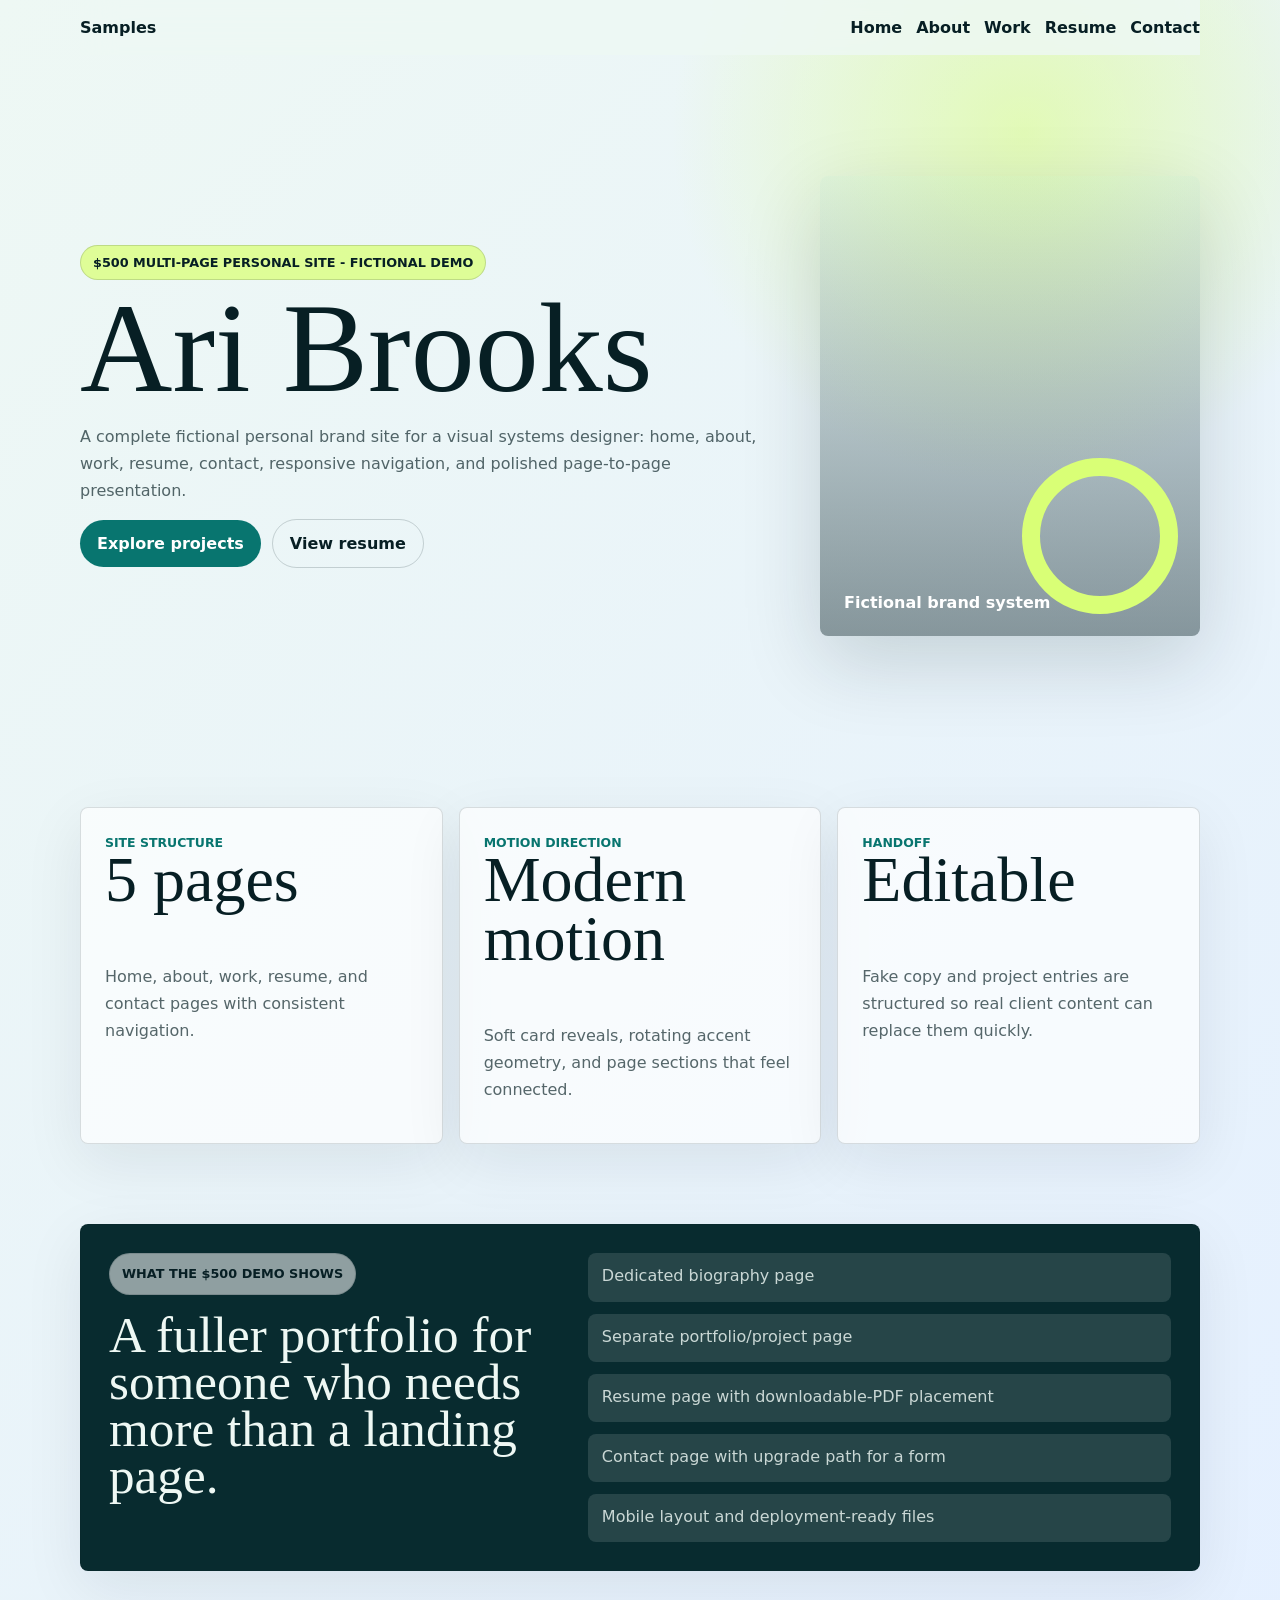
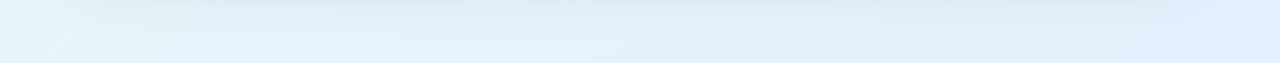
<file: index.html>
<!doctype html>
<html lang="en">
  <head>
    <meta charset="utf-8" />
    <meta name="viewport" content="width=device-width, initial-scale=1" />
    <title>Ari Brooks | Fictional Multi-Page Portfolio Demo</title>
    <meta
      name="description"
      content="Full fictional 3 to 5 page personal portfolio demo showing the $500 package scope."
    />
    <link rel="stylesheet" href="styles.css?v=2" />
  </head>
  <body>
    <div class="price-loader" role="status" aria-label="Loading $500 website sample">
      <div class="price-loader-panel">
        <span>$500</span>
        <small>Regular 3-5 page sample</small>
        <div class="price-loader-line" aria-hidden="true"></div>
      </div>
    </div>
    <header class="nav shell">
      <a href="https://fictional-portfolio-demo-hub.vercel.app?from=sample">Samples</a>
      <nav aria-label="Multi-page portfolio navigation">
        <a href="index.html">Home</a>
        <a href="about.html">About</a>
        <a href="work.html">Work</a>
        <a href="resume.html">Resume</a>
        <a href="contact.html">Contact</a>
      </nav>
    </header>
    <main class="shell">
      <section class="hero">
        <div class="reveal">
          <span class="badge">$500 multi-page personal site - fictional demo</span>
          <h1>Ari Brooks</h1>
          <p>
            A complete fictional personal brand site for a visual systems designer:
            home, about, work, resume, contact, responsive navigation, and polished
            page-to-page presentation.
          </p>
          <div class="cta-row">
            <a class="button" href="work.html">Explore projects</a>
            <a class="button secondary" href="resume.html">View resume</a>
          </div>
        </div>
        <div class="hero-card reveal" aria-hidden="true">
          <span>Fictional brand system</span>
        </div>
      </section>

      <section class="panel-grid">
        <article class="panel reveal">
          <span>Site structure</span>
          <h2>5 pages</h2>
          <p>Home, about, work, resume, and contact pages with consistent navigation.</p>
        </article>
        <article class="panel reveal">
          <span>Motion direction</span>
          <h2>Modern motion</h2>
          <p>Soft card reveals, rotating accent geometry, and page sections that feel connected.</p>
        </article>
        <article class="panel reveal">
          <span>Handoff</span>
          <h2>Editable</h2>
          <p>Fake copy and project entries are structured so real client content can replace them quickly.</p>
        </article>
      </section>

      <section class="feature-band reveal">
        <div>
          <p class="badge plain">What the $500 demo shows</p>
          <h2>A fuller portfolio for someone who needs more than a landing page.</h2>
        </div>
        <ul>
          <li>Dedicated biography page</li>
          <li>Separate portfolio/project page</li>
          <li>Resume page with downloadable-PDF placement</li>
          <li>Contact page with upgrade path for a form</li>
          <li>Mobile layout and deployment-ready files</li>
        </ul>
      </section>
    </main>
    <script src="script.js?v=2"></script>
  </body>
</html>
</file>
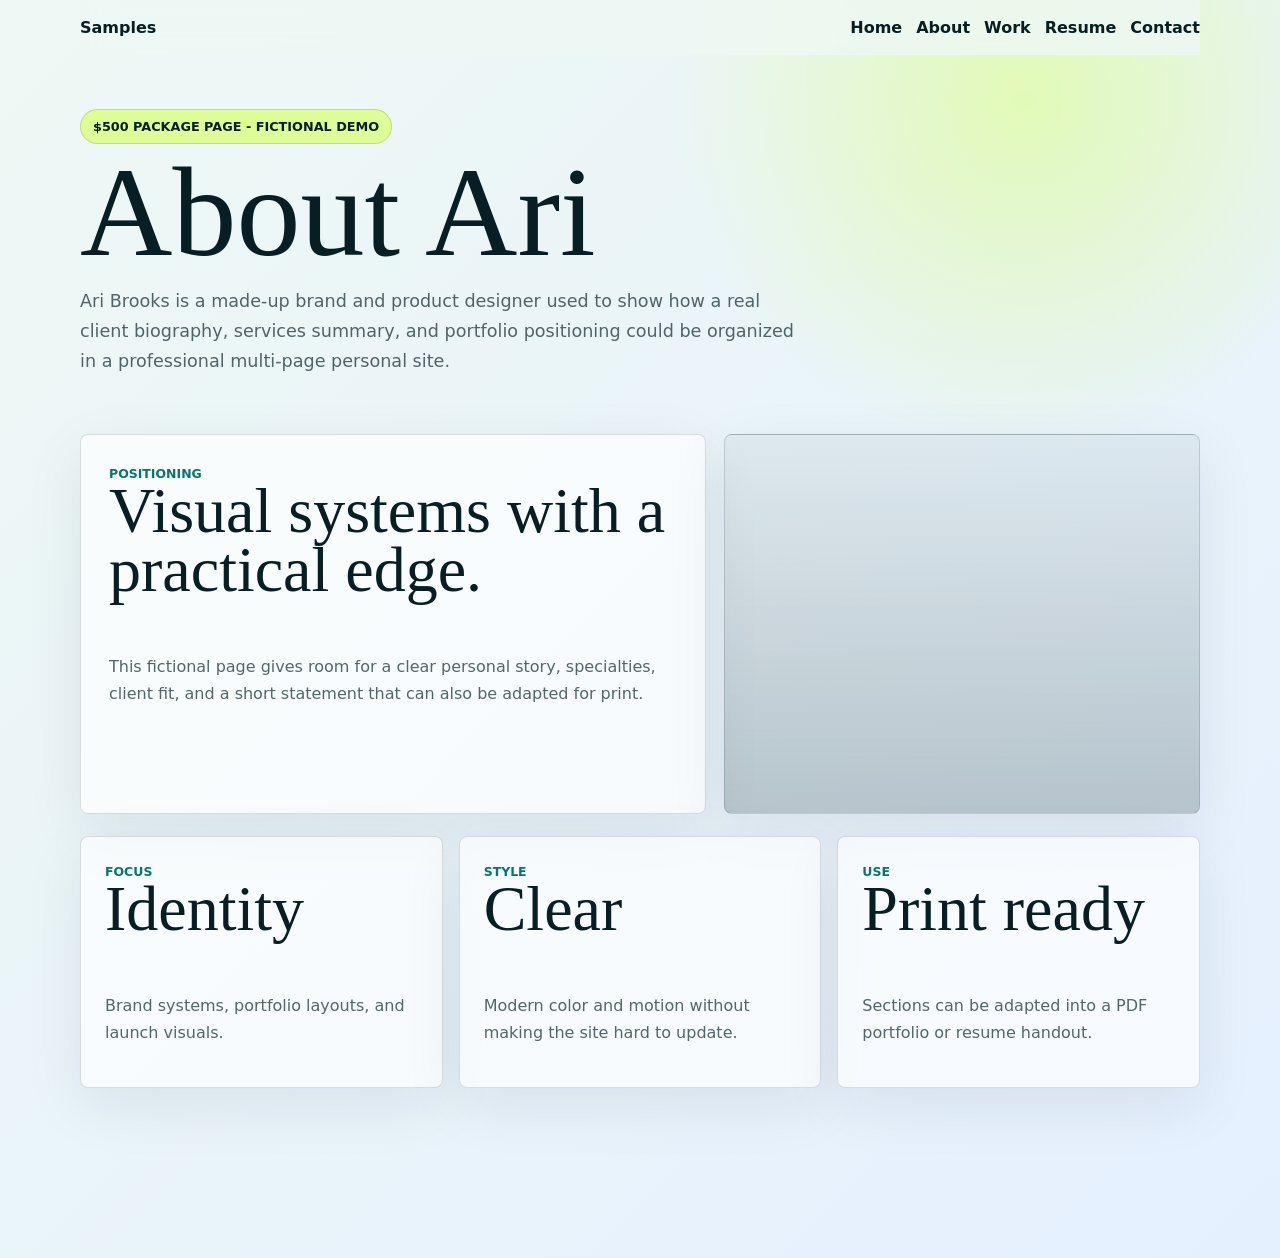
<file: about.html>
<!doctype html>
<html lang="en">
  <head>
    <meta charset="utf-8" />
    <meta name="viewport" content="width=device-width, initial-scale=1" />
    <title>About | Ari Brooks Fictional Demo</title>
    <link rel="stylesheet" href="styles.css?v=2" />
  </head>
  <body>
    <div class="price-loader" role="status" aria-label="Loading $500 website sample">
      <div class="price-loader-panel">
        <span>$500</span>
        <small>Regular 3-5 page sample</small>
        <div class="price-loader-line" aria-hidden="true"></div>
      </div>
    </div>
    <header class="nav shell">
      <a href="https://fictional-portfolio-demo-hub.vercel.app?from=sample">Samples</a>
      <nav aria-label="Multi-page portfolio navigation">
        <a href="index.html">Home</a>
        <a href="about.html">About</a>
        <a href="work.html">Work</a>
        <a href="resume.html">Resume</a>
        <a href="contact.html">Contact</a>
      </nav>
    </header>
    <main class="shell page-section">
      <span class="badge">$500 package page - fictional demo</span>
      <h1 class="reveal">About Ari</h1>
      <p class="lead reveal">
        Ari Brooks is a made-up brand and product designer used to show how a
        real client biography, services summary, and portfolio positioning could
        be organized in a professional multi-page personal site.
      </p>

      <section class="story-grid">
        <article class="story-card reveal">
          <span>Positioning</span>
          <h2>Visual systems with a practical edge.</h2>
          <p>
            This fictional page gives room for a clear personal story, specialties,
            client fit, and a short statement that can also be adapted for print.
          </p>
        </article>
        <article class="story-card image-card reveal" aria-label="Fictional studio image"></article>
      </section>

      <section class="panel-grid compact">
        <article class="panel reveal"><span>Focus</span><h2>Identity</h2><p>Brand systems, portfolio layouts, and launch visuals.</p></article>
        <article class="panel reveal"><span>Style</span><h2>Clear</h2><p>Modern color and motion without making the site hard to update.</p></article>
        <article class="panel reveal"><span>Use</span><h2>Print ready</h2><p>Sections can be adapted into a PDF portfolio or resume handout.</p></article>
      </section>
    </main>
    <script src="script.js?v=2"></script>
  </body>
</html>
</file>
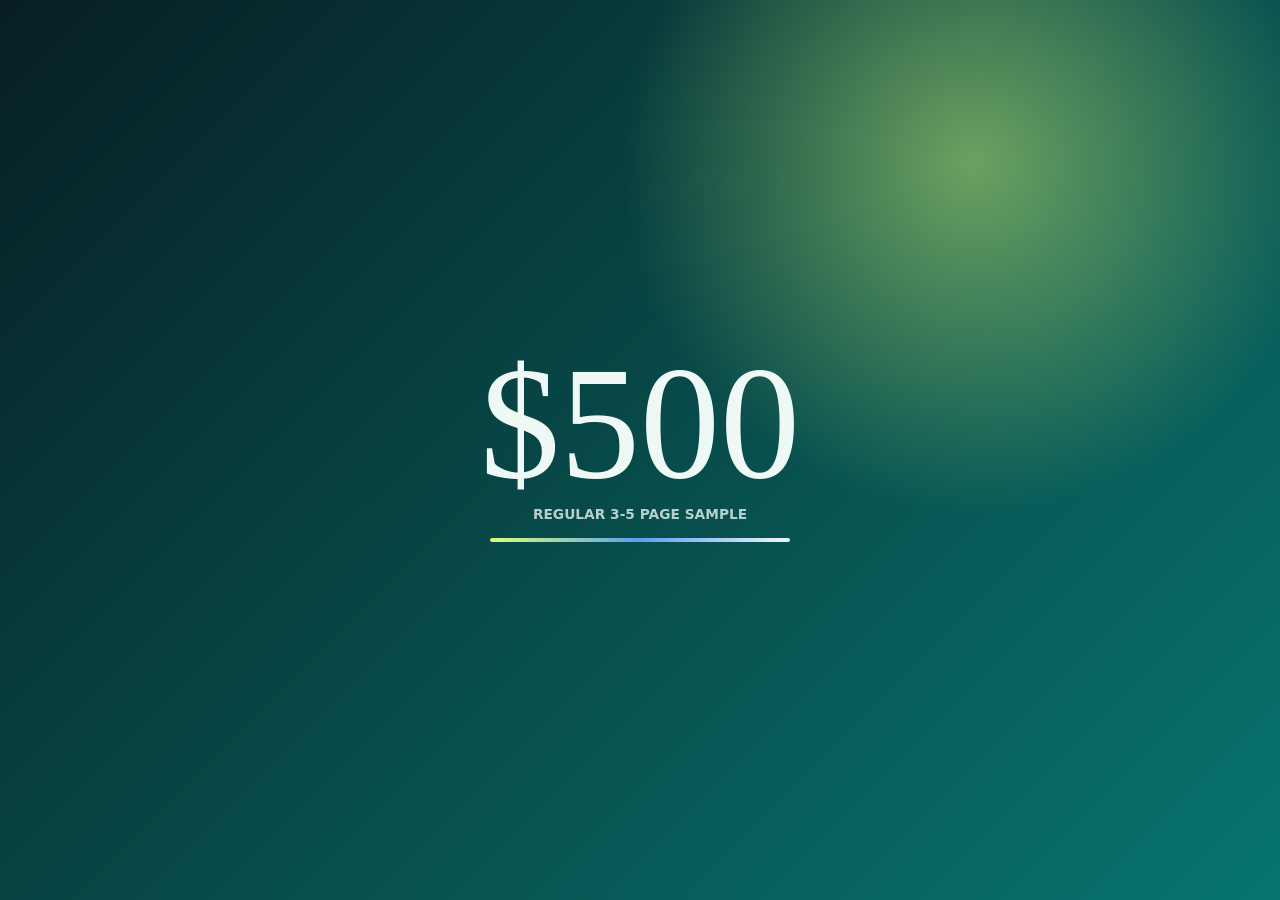
<file: contact.html>
<!doctype html>
<html lang="en">
  <head>
    <meta charset="utf-8" />
    <meta name="viewport" content="width=device-width, initial-scale=1" />
    <title>Contact | Ari Brooks Fictional Demo</title>
    <link rel="stylesheet" href="styles.css?v=2" />
  </head>
  <body>
    <div class="price-loader" role="status" aria-label="Loading $500 website sample">
      <div class="price-loader-panel">
        <span>$500</span>
        <small>Regular 3-5 page sample</small>
        <div class="price-loader-line" aria-hidden="true"></div>
      </div>
    </div>
    <header class="nav shell">
      <a href="https://fictional-portfolio-demo-hub.vercel.app?from=sample">Samples</a>
      <nav aria-label="Multi-page portfolio navigation">
        <a href="index.html">Home</a>
        <a href="about.html">About</a>
        <a href="work.html">Work</a>
        <a href="resume.html">Resume</a>
        <a href="contact.html">Contact</a>
      </nav>
    </header>
    <main class="shell page-section">
      <span class="badge">$500 personal site - fictional contact page</span>
      <h1 class="reveal">Start a project</h1>
      <section class="contact-card reveal">
        <div>
          <h2>ari@example.com</h2>
          <p>This page can be kept as simple contact details or upgraded with a contact form. The email and person are fictional.</p>
          <a class="button" href="mailto:ari@example.com">Email Ari</a>
        </div>
        <div class="contact-details">
          <p><strong>Typical response</strong><br />2 business days</p>
          <p><strong>Good fit</strong><br />Portfolio, personal brand, resume site</p>
          <p><strong>Starting package</strong><br />$500 plus optional add-ons</p>
        </div>
      </section>
    </main>
    <script src="script.js?v=2"></script>
  </body>
</html>
</file>
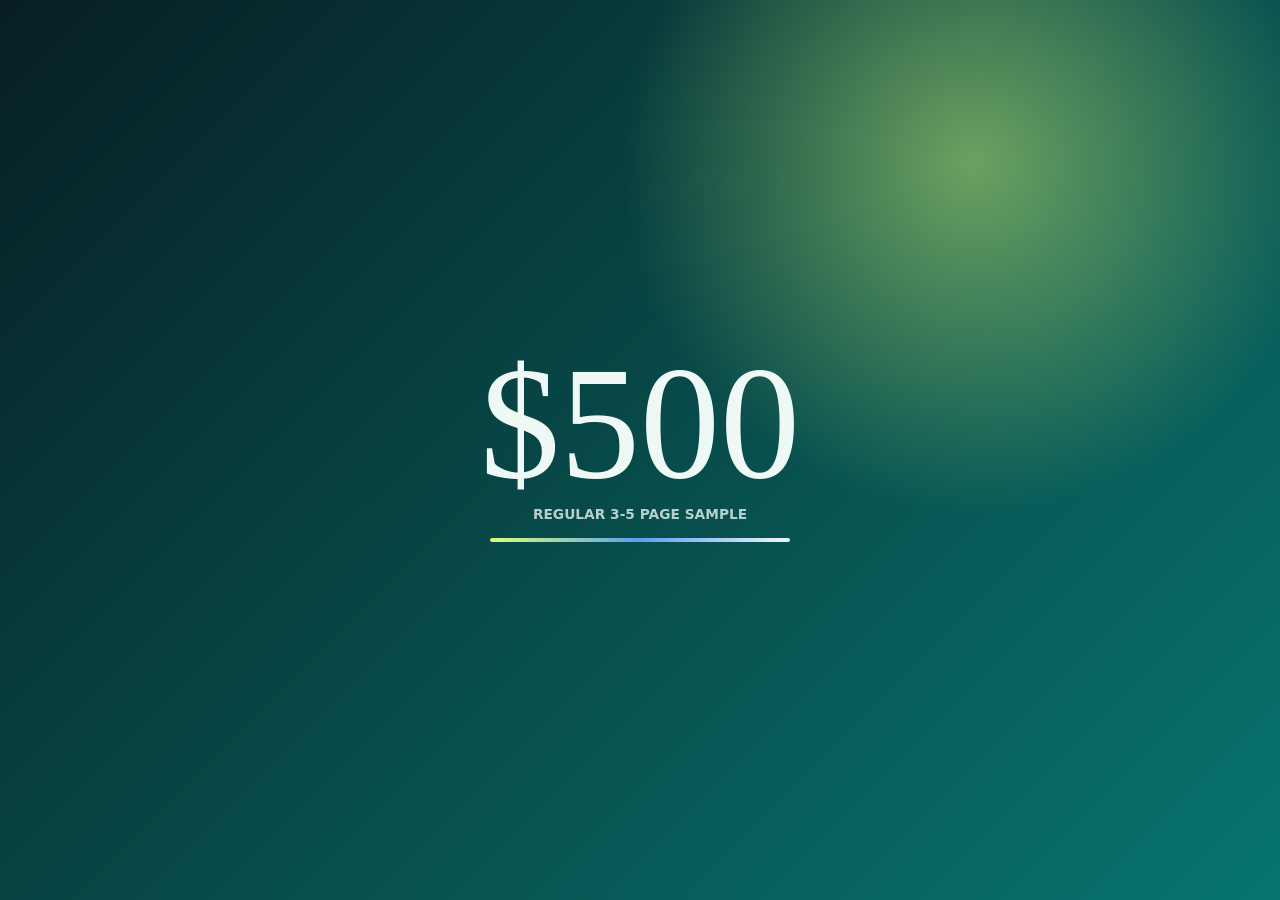
<file: resume.html>
<!doctype html>
<html lang="en">
  <head>
    <meta charset="utf-8" />
    <meta name="viewport" content="width=device-width, initial-scale=1" />
    <title>Resume | Ari Brooks Fictional Demo</title>
    <link rel="stylesheet" href="styles.css?v=2" />
  </head>
  <body>
    <div class="price-loader" role="status" aria-label="Loading $500 website sample">
      <div class="price-loader-panel">
        <span>$500</span>
        <small>Regular 3-5 page sample</small>
        <div class="price-loader-line" aria-hidden="true"></div>
      </div>
    </div>
    <header class="nav shell">
      <a href="https://fictional-portfolio-demo-hub.vercel.app?from=sample">Samples</a>
      <nav aria-label="Multi-page portfolio navigation">
        <a href="index.html">Home</a>
        <a href="about.html">About</a>
        <a href="work.html">Work</a>
        <a href="resume.html">Resume</a>
        <a href="contact.html">Contact</a>
      </nav>
    </header>
    <main class="shell page-section">
      <span class="badge">$500 site - optional $50 resume download add-on</span>
      <h1 class="reveal">Resume</h1>
      <p class="lead reveal">A fictional resume page showing experience, skills, and PDF download placement.</p>

      <section class="resume-block reveal">
        <div>
          <h2>Experience</h2>
          <p><strong>Fictional brand designer</strong><br />North Pier Studio, 2024-2026</p>
          <p><strong>Fictional visual systems lead</strong><br />Lattice Works, 2021-2024</p>
          <p><strong>Fictional freelance consultant</strong><br />Independent, 2019-2021</p>
        </div>
        <div>
          <h2>Skills</h2>
          <p>Identity design, portfolio direction, web layout, print-ready presentation design, client handoff systems, and visual storytelling.</p>
          <ul class="skill-list">
            <li>Brand systems</li>
            <li>Portfolio websites</li>
            <li>Resume layouts</li>
            <li>Launch pages</li>
          </ul>
          <a class="button" href="#">Download fictional PDF</a>
        </div>
      </section>
    </main>
    <script src="script.js?v=2"></script>
  </body>
</html>
</file>
<file: styles.css>
:root {
  --ink: #071f24;
  --paper: #eef8f4;
  --mint: #b6f4d8;
  --teal: #08756f;
  --lime: #d9ff76;
  --blue: #5f9df2;
  --line: rgba(7, 31, 36, 0.14);
  font-family: Inter, ui-sans-serif, system-ui, -apple-system, BlinkMacSystemFont, "Segoe UI", sans-serif;
}

* {
  box-sizing: border-box;
}

html {
  scroll-behavior: smooth;
}

body {
  margin: 0;
  overflow-x: hidden;
  color: var(--ink);
  background:
    radial-gradient(circle at 80% 8%, rgba(217, 255, 118, 0.5), transparent 22rem),
    linear-gradient(135deg, #eef8f4, #e5f0ff);
}

a {
  color: inherit;
  text-decoration: none;
}

.price-loader {
  position: fixed;
  inset: 0;
  z-index: 999;
  display: grid;
  place-items: center;
  padding: 24px;
  color: var(--paper);
  background:
    radial-gradient(circle at 76% 18%, rgba(217, 255, 118, 0.48), transparent 22rem),
    linear-gradient(135deg, var(--ink), var(--teal));
  transition:
    opacity 360ms ease,
    visibility 360ms ease;
}

.price-loader.is-hidden {
  opacity: 0;
  visibility: hidden;
  pointer-events: none;
}

.price-loader-panel {
  display: grid;
  justify-items: center;
  gap: 16px;
  text-align: center;
}

.price-loader span {
  font-family: Georgia, "Times New Roman", serif;
  font-size: clamp(4rem, 16vw, 10rem);
  font-weight: 500;
  line-height: 0.82;
}

.price-loader small {
  color: rgba(238, 248, 244, 0.76);
  font-size: 0.86rem;
  font-weight: 900;
  text-transform: uppercase;
}

.price-loader-line {
  width: min(300px, 58vw);
  height: 4px;
  border-radius: 999px;
  background: linear-gradient(90deg, var(--lime), var(--blue), var(--paper));
  transform-origin: left;
  animation: priceLoad 1250ms cubic-bezier(0.2, 0.72, 0.18, 1) both;
}

.shell {
  width: min(1120px, calc(100% - 44px));
  margin: 0 auto;
}

.nav {
  position: sticky;
  top: 0;
  z-index: 20;
  display: flex;
  justify-content: space-between;
  gap: 18px;
  padding: 18px 0;
  background: rgba(238, 248, 244, 0.84);
  backdrop-filter: blur(16px);
}

.nav a {
  font-weight: 900;
}

.nav nav {
  display: flex;
  flex-wrap: wrap;
  gap: 14px;
}

.hero {
  display: grid;
  min-height: 78svh;
  grid-template-columns: 1fr 380px;
  gap: 40px;
  align-items: center;
  padding: 70px 0;
}

.badge {
  display: inline-flex;
  margin-bottom: 16px;
  padding: 9px 12px;
  border: 1px solid rgba(7, 31, 36, 0.15);
  border-radius: 999px;
  background: rgba(217, 255, 118, 0.74);
  font-size: 0.8rem;
  font-weight: 900;
  text-transform: uppercase;
}

.badge.plain {
  background: rgba(255, 255, 255, 0.55);
}

h1,
h2,
h3,
p {
  margin-top: 0;
}

h1,
h2 {
  font-family: Georgia, "Times New Roman", serif;
  font-weight: 500;
}

h1 {
  margin-bottom: 22px;
  font-size: clamp(4rem, 10vw, 9rem);
  line-height: 0.82;
}

h2 {
  font-size: clamp(2.3rem, 5vw, 5.2rem);
  line-height: 0.92;
}

p {
  color: rgba(7, 31, 36, 0.68);
  line-height: 1.7;
}

.lead {
  width: min(720px, 100%);
  font-size: 1.1rem;
}

.hero-card {
  position: relative;
  display: flex;
  min-height: 460px;
  align-items: end;
  padding: 24px;
  overflow: hidden;
  border-radius: 8px;
  color: #fff;
  background:
    linear-gradient(rgba(8, 117, 111, 0.05), rgba(7, 31, 36, 0.44)),
    url("https://images.unsplash.com/photo-1497215842964-222b430dc094?auto=format&fit=crop&w=900&q=82")
      center / cover;
  box-shadow: 0 26px 80px rgba(7, 31, 36, 0.16);
}

.hero-card::after {
  position: absolute;
  right: 22px;
  bottom: 22px;
  width: 120px;
  height: 120px;
  border: 18px solid var(--lime);
  border-radius: 50%;
  content: "";
  animation: orbit 9s linear infinite;
}

.hero-card span {
  position: relative;
  z-index: 1;
  font-weight: 900;
}

.cta-row {
  display: flex;
  flex-wrap: wrap;
  gap: 12px;
}

.button {
  display: inline-flex;
  padding: 14px 17px;
  border-radius: 999px;
  color: #fff;
  background: var(--teal);
  font-weight: 900;
}

.button.secondary {
  color: var(--ink);
  background: transparent;
  outline: 1px solid rgba(7, 31, 36, 0.18);
}

.panel-grid {
  display: grid;
  grid-template-columns: repeat(3, minmax(0, 1fr));
  gap: 16px;
  padding: 50px 0 80px;
}

.panel,
.resume-block,
.contact-card,
.case-card,
.story-card,
.feature-band {
  border: 1px solid var(--line);
  border-radius: 8px;
  background: rgba(255, 255, 255, 0.66);
  box-shadow: 0 18px 60px rgba(7, 31, 36, 0.08);
}

.panel {
  min-height: 250px;
  padding: 24px;
}

.panel-grid.compact {
  padding-top: 22px;
}

.panel span,
.case-card span,
.story-card span {
  color: var(--teal);
  font-size: 0.78rem;
  font-weight: 900;
  text-transform: uppercase;
}

.page-section {
  padding: 54px 0 90px;
}

.feature-band {
  display: grid;
  grid-template-columns: minmax(0, 0.78fr) minmax(300px, 1fr);
  gap: 24px;
  margin-bottom: 92px;
  padding: 28px;
  background: #082b2f;
  color: #eef8f4;
}

.feature-band .badge {
  color: var(--ink);
}

.feature-band h2 {
  font-size: clamp(2rem, 4vw, 4.2rem);
}

.feature-band ul,
.skill-list {
  display: grid;
  gap: 12px;
  padding: 0;
  margin: 0;
  list-style: none;
}

.feature-band li,
.skill-list li {
  padding: 13px 14px;
  border-radius: 8px;
  background: rgba(255, 255, 255, 0.12);
  color: rgba(238, 248, 244, 0.82);
}

.story-grid {
  display: grid;
  grid-template-columns: 1fr 0.76fr;
  gap: 18px;
  padding: 40px 0 0;
}

.story-card {
  min-height: 380px;
  padding: 28px;
}

.story-card.image-card {
  background:
    linear-gradient(rgba(7, 31, 36, 0.05), rgba(7, 31, 36, 0.22)),
    url("https://images.unsplash.com/photo-1497366754035-f200968a6e72?auto=format&fit=crop&w=900&q=82")
      center / cover;
}

.case-list {
  display: grid;
  gap: 16px;
  padding-top: 32px;
}

.case-card {
  display: grid;
  grid-template-columns: 300px 1fr;
  overflow: hidden;
}

.case-card img {
  width: 100%;
  height: 100%;
  min-height: 290px;
  object-fit: cover;
}

.case-card div {
  padding: 28px;
}

dl {
  display: grid;
  grid-template-columns: 120px 1fr;
  gap: 8px 14px;
  margin: 22px 0 0;
}

dt {
  font-weight: 900;
}

dd {
  margin: 0;
  color: rgba(7, 31, 36, 0.68);
}

.resume-block {
  display: grid;
  grid-template-columns: 0.55fr 1fr;
  gap: 22px;
  padding: 28px;
}

.resume-block h2 {
  font-size: clamp(2rem, 4vw, 3.8rem);
}

.skill-list {
  grid-template-columns: repeat(2, minmax(0, 1fr));
  margin-bottom: 18px;
}

.skill-list li {
  color: var(--ink);
  background: rgba(217, 255, 118, 0.45);
}

.contact-card {
  display: grid;
  grid-template-columns: 1fr 320px;
  gap: 24px;
  padding: 32px;
}

.contact-card h2 {
  font-size: clamp(2.2rem, 5vw, 4.8rem);
}

.contact-details {
  display: grid;
  gap: 12px;
}

.contact-details p {
  margin: 0;
  padding: 14px;
  border-radius: 8px;
  background: rgba(217, 255, 118, 0.34);
}

.reveal {
  opacity: 0;
  transform: translateY(30px) rotate(-1.5deg);
  transition: opacity 720ms ease, transform 720ms cubic-bezier(0.2, 0.78, 0.18, 1);
}

.reveal.visible {
  opacity: 1;
  transform: translateY(0) rotate(0);
}

@keyframes orbit {
  to {
    transform: rotate(360deg);
  }
}

@keyframes priceLoad {
  from {
    opacity: 0.55;
    transform: scaleX(0.08);
  }

  to {
    opacity: 1;
    transform: scaleX(1);
  }
}

@media (max-width: 860px) {
  .nav {
    display: grid;
    grid-template-columns: 1fr;
    justify-content: start;
  }

  .nav nav {
    justify-content: start;
  }

  .hero,
  .panel-grid,
  .case-card,
  .resume-block,
  .feature-band,
  .story-grid,
  .contact-card {
    grid-template-columns: 1fr;
  }

  .hero p,
  .page-section > p {
    width: min(330px, 100%);
  }

  .hero-card {
    min-height: 340px;
  }
}

@media (max-width: 560px) {
  .skill-list,
  dl {
    grid-template-columns: 1fr;
  }
}

@media (prefers-reduced-motion: reduce) {
  *,
  *::before,
  *::after {
    scroll-behavior: auto !important;
    animation-duration: 1ms !important;
    transition-duration: 1ms !important;
  }

  .reveal {
    opacity: 1;
    transform: none;
  }

  .price-loader,
  .price-loader-line {
    animation: none;
    transition-duration: 1ms !important;
  }
}
</file>
